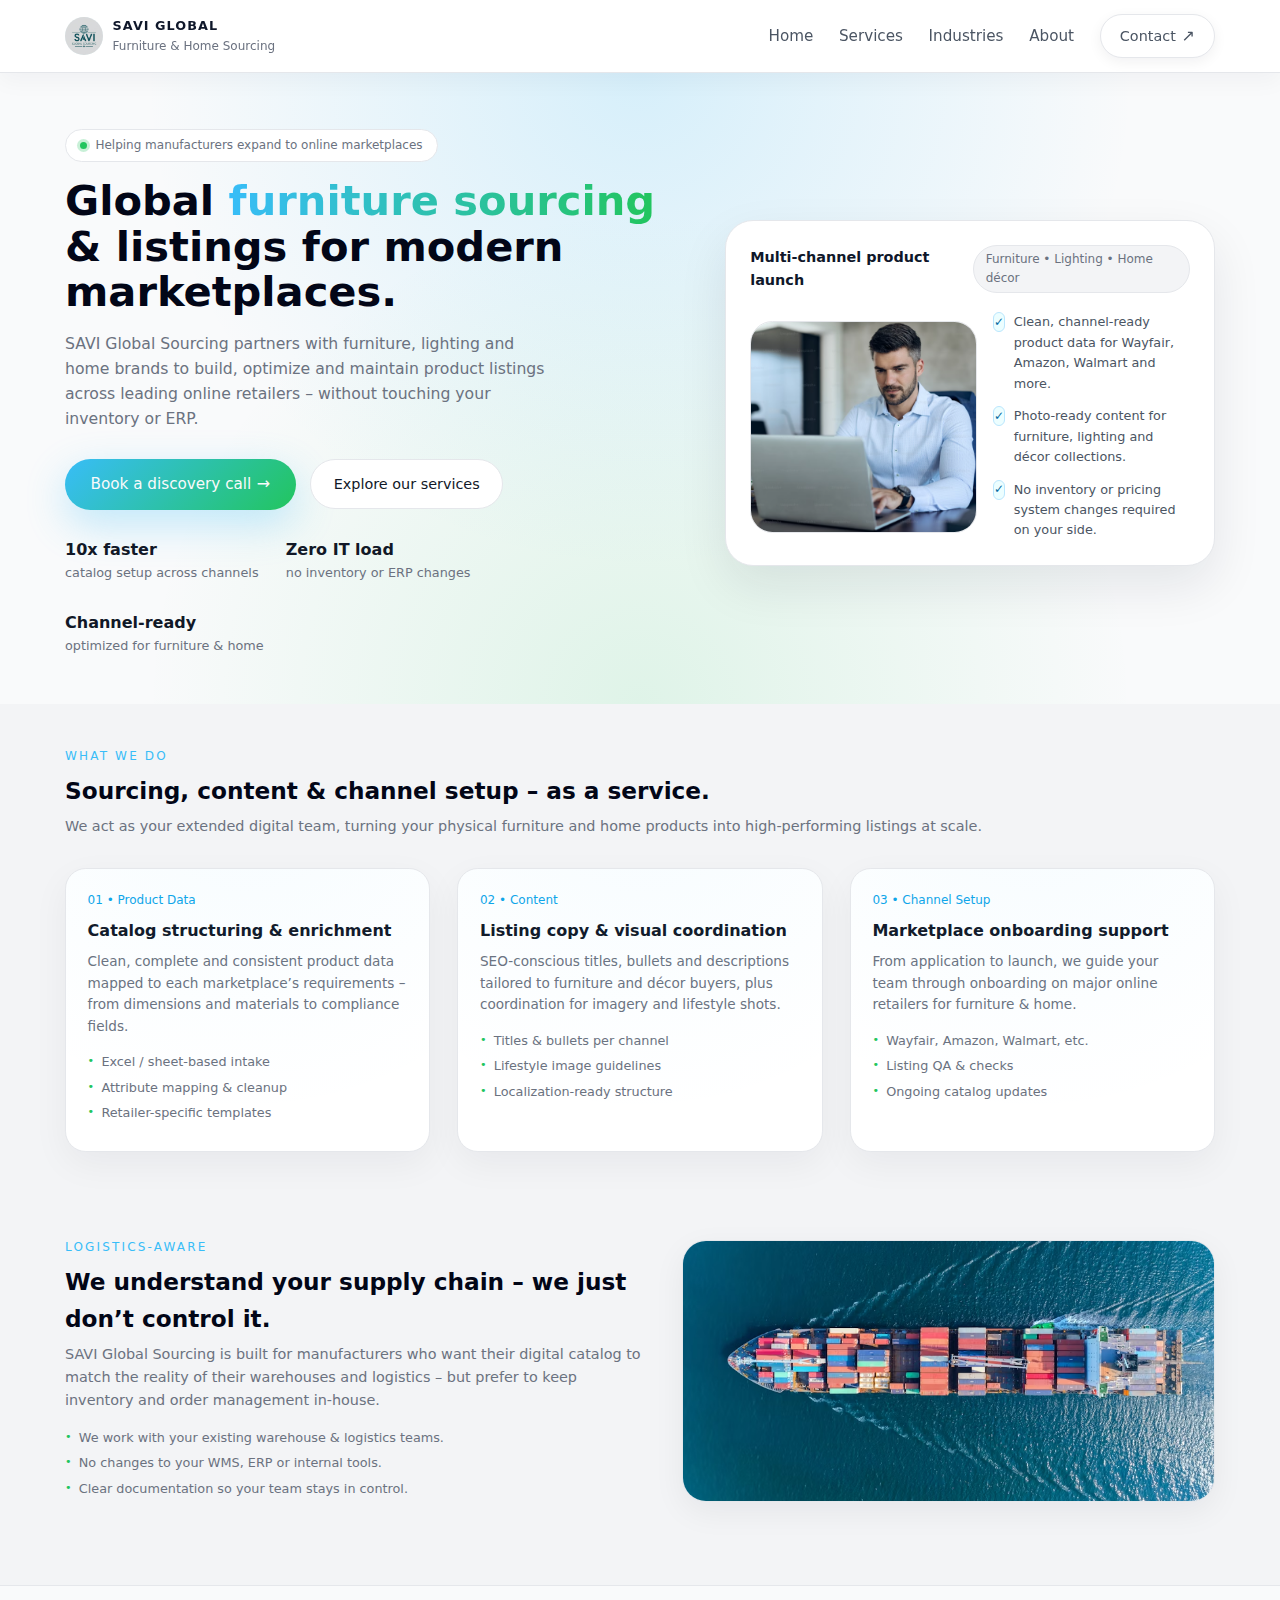
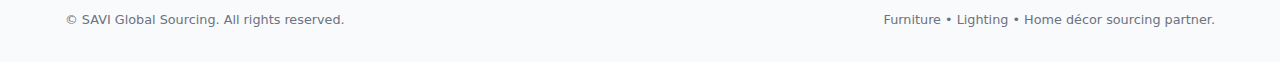
<file: index.html>
<!DOCTYPE html>
<html lang="en">
<head>
  <meta charset="UTF-8" />
  <title>SAVI Global Sourcing | Furniture & Home Marketplace Partner</title>
  <link rel="icon" type="image/png" href="images/savi-logo.jpeg" />
  <meta name="viewport" content="width=device-width, initial-scale=1" />
  <link rel="stylesheet" href="styles.css" />
</head>
<body>
<header>
  <div class="container navbar">
    <a href="index.html" class="logo">
      <div class="logo-icon"><img src="images/savi-logo.jpeg" style="border-radius: 50%;" alt=""></div>
      <div class="logo-text">
        <span>SAVI GLOBAL</span>
        <span>Furniture & Home Sourcing</span>
      </div>
    </a>
    <nav class="nav-links">
      <a href="index.html">Home</a>
      <a href="services.html">Services</a>
      <a href="industries.html">Industries</a>
      <a href="about.html">About</a>
      <a href="contact.html" class="nav-cta">Contact <span>↗</span></a>
    </nav>
  </div>
</header>

<main>
  <!-- Hero -->
  <section class="hero">
    <div class="container hero-grid">
      <div>
        <div class="badge">
          <span class="badge-dot"></span>
          Helping manufacturers expand to online marketplaces
        </div>
        <h1 class="hero-title">
          Global <span>furniture sourcing</span> & listings for modern marketplaces.
        </h1>
        <p class="hero-subtitle">
          SAVI Global Sourcing partners with furniture, lighting and home brands to
          build, optimize and maintain product listings across leading online retailers –
          without touching your inventory or ERP.
        </p>
        <div class="hero-actions">
          <a href="contact.html" class="btn-primary">
            Book a discovery call <span>→</span>
          </a>
          <a href="services.html" class="btn-secondary">
            Explore our services
          </a>
        </div>
        <div class="hero-metrics">
          <div class="hero-metric">
            <span>10x faster</span><br />catalog setup across channels
          </div>
          <div class="hero-metric">
            <span>Zero IT load</span><br />no inventory or ERP changes
          </div>
          <div class="hero-metric">
            <span>Channel-ready</span><br />optimized for furniture & home
          </div>
        </div>
      </div>

      <div class="hero-card">
        <div class="hero-card-top">
          <div class="hero-card-title">Multi-channel product launch</div>
          <div class="hero-card-tag">Furniture • Lighting • Home décor</div>
        </div>
        <div class="hero-card-grid">
          <div class="hero-card-main-img">
            <!-- Furniture warehouse / pallets image -->
            <img src="images/Main.png" alt="Furniture warehouse and logistics" />
          </div>
          <div class="hero-card-list">
            <div class="hero-card-list-item">
              <div class="hero-icon">✓</div>
              <div>Clean, channel-ready product data for Wayfair, Amazon, Walmart and more.</div>
            </div>
            <div class="hero-card-list-item">
              <div class="hero-icon">✓</div>
              <div>Photo-ready content for furniture, lighting and décor collections.</div>
            </div>
            <div class="hero-card-list-item">
              <div class="hero-icon">✓</div>
              <div>No inventory or pricing system changes required on your side.</div>
            </div>
          </div>
        </div>
      </div>
    </div>
  </section>

  <!-- Services preview -->
  <section class="section">
    <div class="container">
      <div class="section-header">
        <div class="section-kicker">What we do</div>
        <h2 class="section-title">Sourcing, content & channel setup – as a service.</h2>
        <p class="section-subtitle">
          We act as your extended digital team, turning your physical furniture and home products
          into high-performing listings at scale.
        </p>
      </div>

      <div class="grid-3">
        <div class="card">
          <div class="card-knot"></div>
          <div class="card-label">01 • Product Data</div>
          <h3 class="card-title">Catalog structuring & enrichment</h3>
          <p class="card-text">
            Clean, complete and consistent product data mapped to each marketplace’s
            requirements – from dimensions and materials to compliance fields.
          </p>
          <ul class="card-list">
            <li><span>•</span> Excel / sheet-based intake</li>
            <li><span>•</span> Attribute mapping & cleanup</li>
            <li><span>•</span> Retailer-specific templates</li>
          </ul>
        </div>

        <div class="card">
          <div class="card-knot"></div>
          <div class="card-label">02 • Content</div>
          <h3 class="card-title">Listing copy & visual coordination</h3>
          <p class="card-text">
            SEO-conscious titles, bullets and descriptions tailored to furniture and
            décor buyers, plus coordination for imagery and lifestyle shots.
          </p>
          <ul class="card-list">
            <li><span>•</span> Titles & bullets per channel</li>
            <li><span>•</span> Lifestyle image guidelines</li>
            <li><span>•</span> Localization-ready structure</li>
          </ul>
        </div>

        <div class="card">
          <div class="card-knot"></div>
          <div class="card-label">03 • Channel Setup</div>
          <h3 class="card-title">Marketplace onboarding support</h3>
          <p class="card-text">
            From application to launch, we guide your team through onboarding on
            major online retailers for furniture & home.
          </p>
          <ul class="card-list">
            <li><span>•</span> Wayfair, Amazon, Walmart, etc.</li>
            <li><span>•</span> Listing QA & checks</li>
            <li><span>•</span> Ongoing catalog updates</li>
          </ul>
        </div>
      </div>
    </div>
  </section>

  <!-- Logistics / imagery section -->
  <section class="section">
    <div class="container two-col">
      <div>
        <div class="section-kicker">Logistics-aware</div>
        <h2 class="section-title">We understand your supply chain – we just don’t control it.</h2>
        <p class="section-subtitle">
          SAVI Global Sourcing is built for manufacturers who want their digital catalog to match
          the reality of their warehouses and logistics – but prefer to keep inventory and order
          management in-house.
        </p>
        <ul class="card-list" style="margin-top: 1rem;">
          <li><span>•</span> We work with your existing warehouse & logistics teams.</li>
          <li><span>•</span> No changes to your WMS, ERP or internal tools.</li>
          <li><span>•</span> Clear documentation so your team stays in control.</li>
        </ul>
      </div>
      <div class="image-card">
        <!-- Logistics / trucks image -->
        <img src="images/logistics.png" alt="Logistics trucks and containers for furniture shipping" />
      </div>
    </div>
  </section>
</main>

<footer>
  <div class="container footer-inner">
    <div>© SAVI Global Sourcing. All rights reserved.</div>
    <div>Furniture • Lighting • Home décor sourcing partner.</div>
  </div>
</footer>
</body>
</html>
</file>
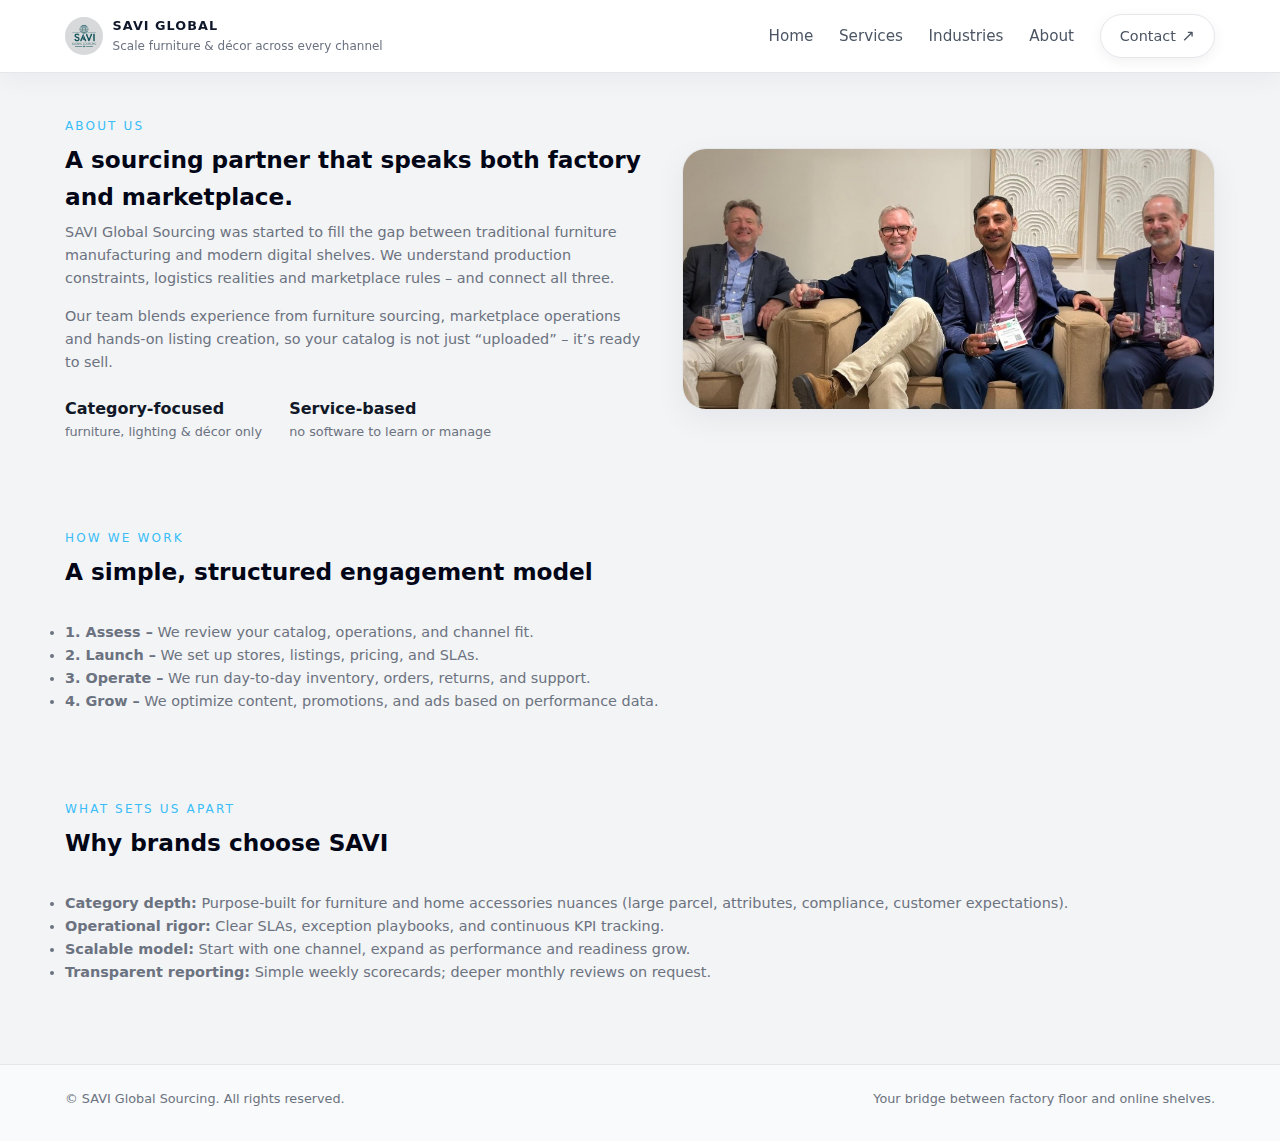
<file: About.html>
<!DOCTYPE html>
<html lang="en">
<head>
  <meta charset="UTF-8" />
  <title>About | SAVI Global Sourcing</title>
  <link rel="icon" type="image/png" href="images/savi-logo.jpeg" />
  <meta name="viewport" content="width=device-width, initial-scale=1" />
  <link rel="stylesheet" href="styles.css" />
</head>
<body>
<header>
  <div class="container navbar">
    <a href="index.html" class="logo">
      <div class="logo-icon"><img src="images/savi-logo.jpeg" style="border-radius: 50%;" alt=""></div>
      <div class="logo-text">
        <span>SAVI GLOBAL</span>
        <span>Scale furniture & décor across every channel</span>
      </div>
    </a>
    <nav class="nav-links">
      <a href="index.html">Home</a>
      <a href="services.html">Services</a>
      <a href="industries.html">Industries</a>
      <a href="About.html">About</a>
      <a href="contact.html" class="nav-cta">Contact <span>↗</span></a>
    </nav>
  </div>
</header>

<main>
  <section class="section">
    <div class="container two-col">
      <div>
        <div class="section-kicker">About us</div>
        <h1 class="section-title">A sourcing partner that speaks both factory and marketplace.</h1>
        <p class="section-subtitle">
          SAVI Global Sourcing was started to fill the gap between traditional furniture
          manufacturing and modern digital shelves. We understand production constraints,
          logistics realities and marketplace rules – and connect all three.
        </p>
        <p class="section-subtitle" style="margin-top: 0.9rem;">
          Our team blends experience from furniture sourcing, marketplace operations and
          hands-on listing creation, so your catalog is not just “uploaded” – it’s ready to sell.
        </p>
        <div class="hero-metrics" style="margin-top: 1.4rem;">
          <div class="hero-metric">
            <span>Category-focused</span><br />furniture, lighting & décor only
          </div>
          <div class="hero-metric">
            <span>Service-based</span><br />no software to learn or manage
          </div>
        </div>
      </div>
      <div class="image-card">
        <img src="images/About.jpeg" alt="Team meeting discussing logistics and sourcing" />
      </div>
    </div>
  </section>

  <!-- How We Work -->
  <section class="section">
    <div class="container">
      <div class="section-header">
        <div class="section-kicker">How We Work</div>
        <h2 class="section-title">A simple, structured engagement model</h2>
      </div>
      <ul class="section-subtitle">
        <li><strong>1. Assess –</strong> We review your catalog, operations, and channel fit.</li>
        <li><strong>2. Launch –</strong> We set up stores, listings, pricing, and SLAs.</li>
        <li><strong>3. Operate –</strong> We run day-to-day inventory, orders, returns, and support.</li>
        <li><strong>4. Grow –</strong> We optimize content, promotions, and ads based on performance data.</li>
      </ul>
    </div>
  </section>

  <!-- What Sets Us Apart -->
  <section class="section">
    <div class="container">
      <div class="section-header">
        <div class="section-kicker">What Sets Us Apart</div>
        <h2 class="section-title">Why brands choose SAVI</h2>
      </div>
      <ul class="section-subtitle">
        <li><strong>Category depth:</strong> Purpose-built for furniture and home accessories nuances (large parcel, attributes, compliance, customer expectations).</li>
        <li><strong>Operational rigor:</strong> Clear SLAs, exception playbooks, and continuous KPI tracking.</li>
        <li><strong>Scalable model:</strong> Start with one channel, expand as performance and readiness grow.</li>
        <li><strong>Transparent reporting:</strong> Simple weekly scorecards; deeper monthly reviews on request.</li>
      </ul>
    </div>
  </section>

</main>

<footer>
  <div class="container footer-inner">
    <div>© SAVI Global Sourcing. All rights reserved.</div>
    <div>Your bridge between factory floor and online shelves.</div>
  </div>
</footer>
</body>
</html>
</file>
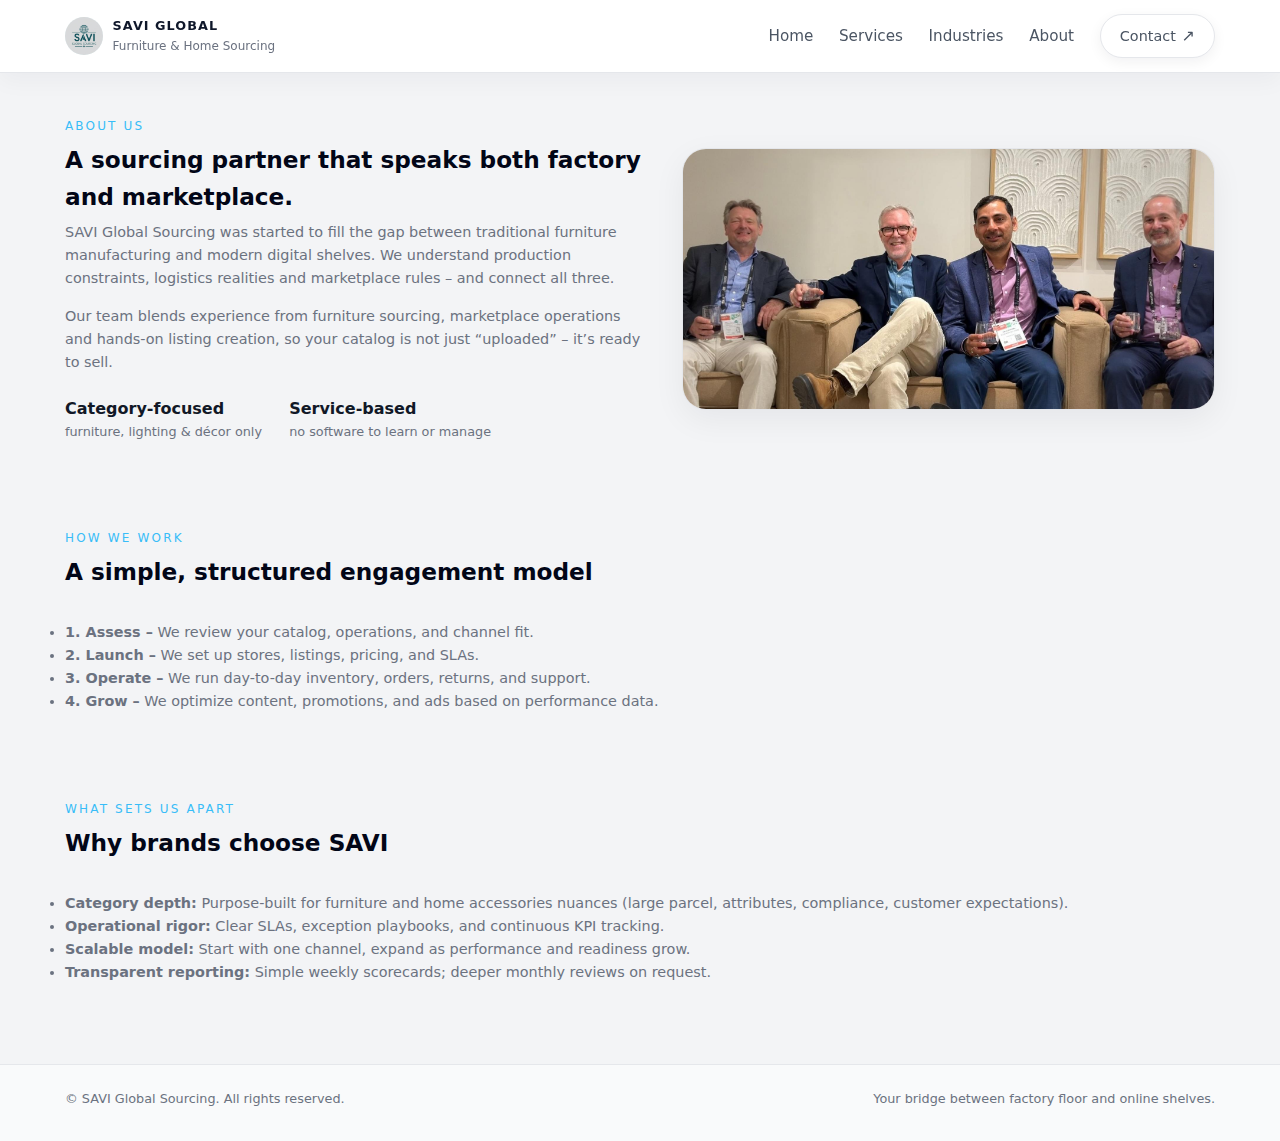
<file: About_updated.html>
<!DOCTYPE html>
<html lang="en">
<head>
  <meta charset="UTF-8" />
  <title>About | SAVI Global Sourcing</title>
  <link rel="icon" type="image/png" href="images/savi-logo.jpeg" />
  <meta name="viewport" content="width=device-width, initial-scale=1" />
  <link rel="stylesheet" href="styles.css" />
</head>
<body>
<header>
  <div class="container navbar">
    <a href="index.html" class="logo">
      <div class="logo-icon"><img src="images/savi-logo.jpeg" style="border-radius: 50%;" alt=""></div>
      <div class="logo-text">
        <span>SAVI GLOBAL</span>
        <span>Furniture & Home Sourcing</span>
      </div>
    </a>
    <nav class="nav-links">
      <a href="index.html">Home</a>
      <a href="services.html">Services</a>
      <a href="industries.html">Industries</a>
      <a href="about.html">About</a>
      <a href="contact.html" class="nav-cta">Contact <span>↗</span></a>
    </nav>
  </div>
</header>

<main>
  <section class="section">
    <div class="container two-col">
      <div>
        <div class="section-kicker">About us</div>
        <h1 class="section-title">A sourcing partner that speaks both factory and marketplace.</h1>
        <p class="section-subtitle">
          SAVI Global Sourcing was started to fill the gap between traditional furniture
          manufacturing and modern digital shelves. We understand production constraints,
          logistics realities and marketplace rules – and connect all three.
        </p>
        <p class="section-subtitle" style="margin-top: 0.9rem;">
          Our team blends experience from furniture sourcing, marketplace operations and
          hands-on listing creation, so your catalog is not just “uploaded” – it’s ready to sell.
        </p>
        <div class="hero-metrics" style="margin-top: 1.4rem;">
          <div class="hero-metric">
            <span>Category-focused</span><br />furniture, lighting & décor only
          </div>
          <div class="hero-metric">
            <span>Service-based</span><br />no software to learn or manage
          </div>
        </div>
      </div>
      <div class="image-card">
        <img src="images/About.jpeg" alt="Team meeting discussing logistics and sourcing" />
      </div>
    </div>
  </section>

  <!-- How We Work -->
  <section class="section">
    <div class="container">
      <div class="section-header">
        <div class="section-kicker">How We Work</div>
        <h2 class="section-title">A simple, structured engagement model</h2>
      </div>
      <ul class="section-subtitle">
        <li><strong>1. Assess –</strong> We review your catalog, operations, and channel fit.</li>
        <li><strong>2. Launch –</strong> We set up stores, listings, pricing, and SLAs.</li>
        <li><strong>3. Operate –</strong> We run day-to-day inventory, orders, returns, and support.</li>
        <li><strong>4. Grow –</strong> We optimize content, promotions, and ads based on performance data.</li>
      </ul>
    </div>
  </section>

  <!-- What Sets Us Apart -->
  <section class="section">
    <div class="container">
      <div class="section-header">
        <div class="section-kicker">What Sets Us Apart</div>
        <h2 class="section-title">Why brands choose SAVI</h2>
      </div>
      <ul class="section-subtitle">
        <li><strong>Category depth:</strong> Purpose-built for furniture and home accessories nuances (large parcel, attributes, compliance, customer expectations).</li>
        <li><strong>Operational rigor:</strong> Clear SLAs, exception playbooks, and continuous KPI tracking.</li>
        <li><strong>Scalable model:</strong> Start with one channel, expand as performance and readiness grow.</li>
        <li><strong>Transparent reporting:</strong> Simple weekly scorecards; deeper monthly reviews on request.</li>
      </ul>
    </div>
  </section>

</main>

<footer>
  <div class="container footer-inner">
    <div>© SAVI Global Sourcing. All rights reserved.</div>
    <div>Your bridge between factory floor and online shelves.</div>
  </div>
</footer>
</body>
</html>
</file>
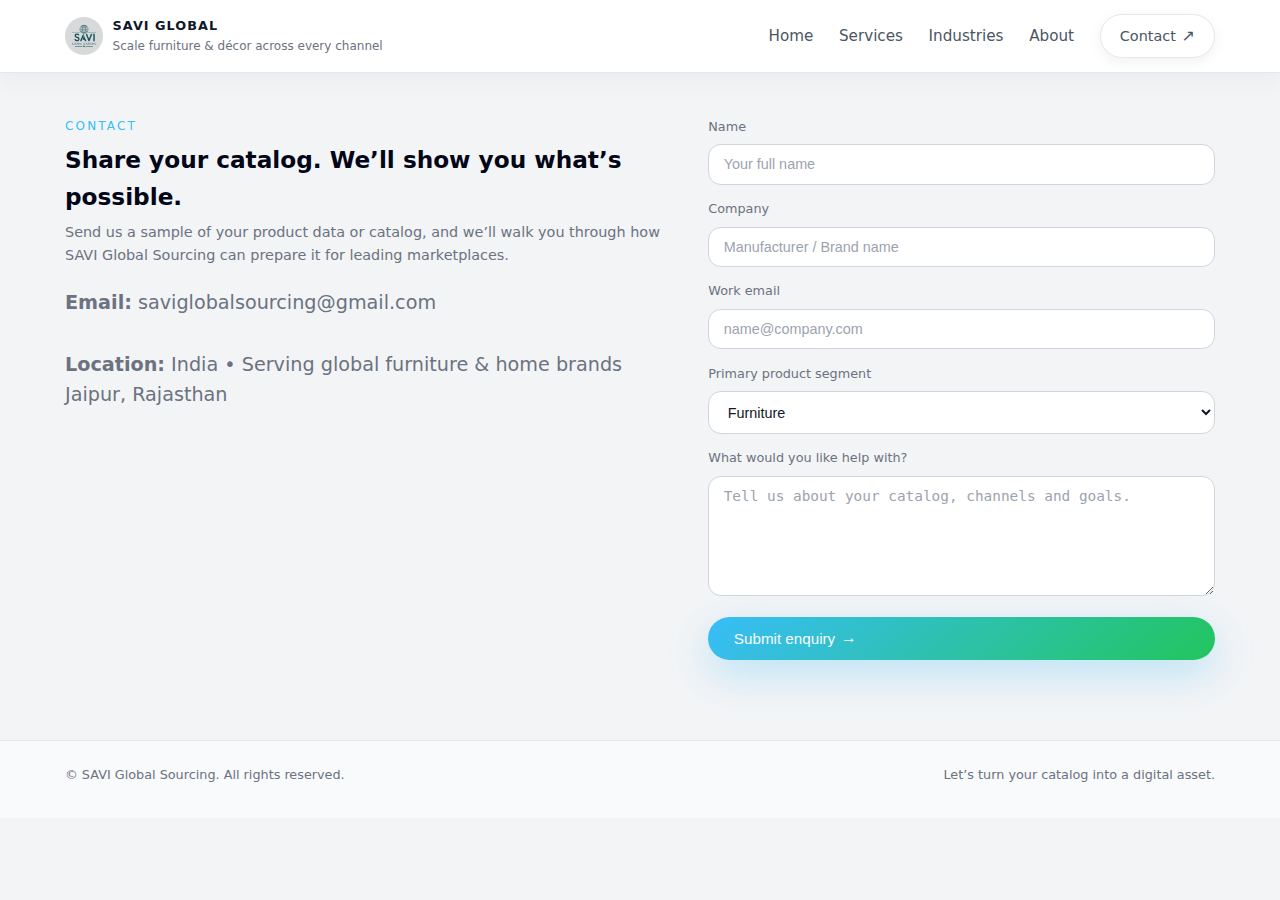
<file: contact.html>
<!DOCTYPE html>
<html lang="en">
<head>
  <meta charset="UTF-8" />
  <title>Contact | SAVI Global Sourcing</title>
  <link rel="icon" type="image/png" href="images/savi-logo.jpeg" />
  <meta name="viewport" content="width=device-width, initial-scale=1" />
  <link rel="stylesheet" href="styles.css" />
</head>
<body>
<header>
  <div class="container navbar">
    <a href="index.html" class="logo">
        <div class="logo-icon"><img src="images/savi-logo.jpeg" style="border-radius: 50%;" alt=""></div>
      <div class="logo-text">
        <span>SAVI GLOBAL</span>
        <span>Scale furniture & décor across every channel</span>
      </div>
    </a>
    <nav class="nav-links">
      <a href="index.html">Home</a>
      <a href="services.html">Services</a>
      <a href="industries.html">Industries</a>
      <a href="About.html">About</a>
      <a href="contact.html" class="nav-cta">Contact <span>↗</span></a>
    </nav>
  </div>
</header>

<main>
  <section class="section">
    <div class="container contact-grid">
      <div>
        <div class="section-kicker">Contact</div>
        <h1 class="section-title">Share your catalog. We’ll show you what’s possible.</h1>
        <p class="section-subtitle">
          Send us a sample of your product data or catalog, and we’ll walk you through
          how SAVI Global Sourcing can prepare it for leading marketplaces.
        </p>
        <div style="margin-top: 1.3rem;">
          <p class="section-subtitle " style="font-size: larger;">
            <strong>Email:</strong> saviglobalsourcing@gmail.com<br /> <br>
            <strong>Location:</strong> India • Serving global furniture & home brands
            <br/> Jaipur, Rajasthan

          </p>
        </div>
      </div>

      <div>
        <form class="contact-form" action="https://api.web3forms.com/submit" method="post">
          <input type="hidden" name="access_key" value="7547ba5a-9cd9-4f75-b4e1-0005a96af78d">

          <div class="form-row">
            <label for="name">Name</label>
            <input id="name" name="name" type="text" placeholder="Your full name" />
          </div>
          <div class="form-row">
            <label for="company">Company</label>
            <input id="company" name="company" type="text" placeholder="Manufacturer / Brand name" />
          </div>
          <div class="form-row">
            <label for="email">Work email</label>
            <input id="email" name="email" type="email" placeholder="name@company.com" />
          </div>
          <div class="form-row">
            <label for="segment">Primary product segment</label>
            <select id="segment" name="segment">
              <option>Furniture</option>
              <option>Lighting</option>
              <option>Home décor</option>
              <option>Mixed catalog</option>
            </select>
          </div>
          <div class="form-row">
            <label for="message">What would you like help with?</label>
            <textarea id="message" name="message" placeholder="Tell us about your catalog, channels and goals."></textarea>
          </div>
          <button type="submit" class="btn-primary" style="margin-top: 0.4rem;">
            Submit enquiry <span>→</span>
          </button>
        </form>
      </div>
    </div>
  </section>
</main>

<footer>
  <div class="container footer-inner">
    <div>© SAVI Global Sourcing. All rights reserved.</div>
    <div>Let’s turn your catalog into a digital asset.</div>
  </div>
</footer>
</body>
</html>
</file>
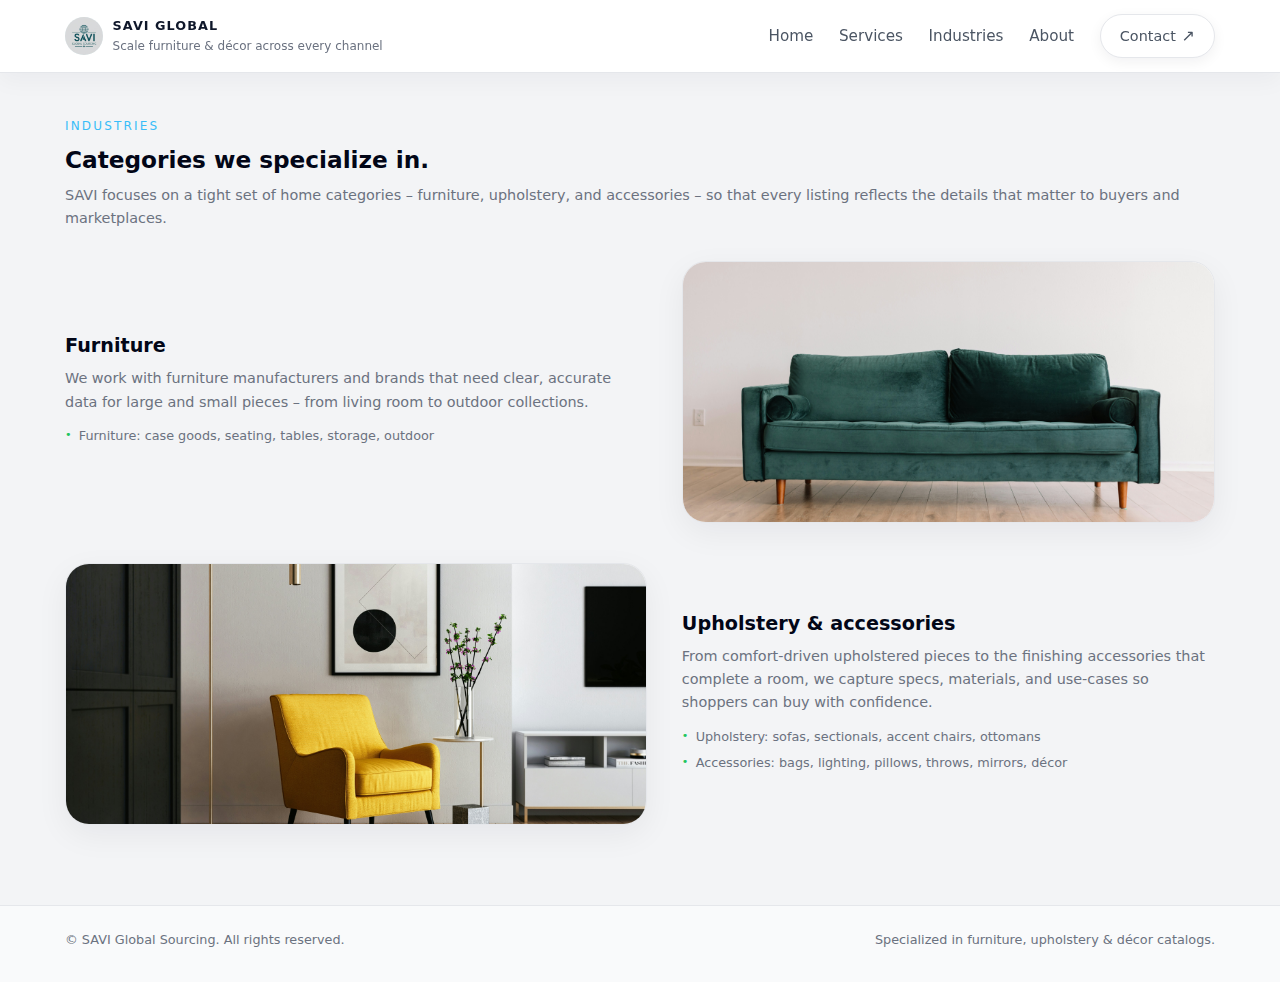
<file: industries.html>
<!DOCTYPE html>
<html lang="en">
<head>
  <meta charset="UTF-8" />
  <title>Industries | SAVI Global Sourcing</title>
  <link rel="icon" type="image/png" href="images/savi-logo.jpeg" />
  <meta name="viewport" content="width=device-width, initial-scale=1" />
  <link rel="stylesheet" href="styles.css" />
</head>
<body>
<header>
  <div class="container navbar">
    <a href="index.html" class="logo">
        <div class="logo-icon"><img src="images/savi-logo.jpeg" style="border-radius: 50%;" alt=""></div>
      <div class="logo-text">
        <span>SAVI GLOBAL</span>
        <span>Scale furniture & décor across every channel</span>
      </div>
    </a>
    <nav class="nav-links">
      <a href="index.html">Home</a>
      <a href="services.html">Services</a>
      <a href="industries.html">Industries</a>
      <a href="About.html">About</a>
      <a href="contact.html" class="nav-cta">Contact <span>↗</span></a>
    </nav>
  </div>
</header>

<main>
  <section class="section">
    <div class="container">
      <div class="section-header">
        <div class="section-kicker">Industries</div>
        <h1 class="section-title">Categories we specialize in.</h1>
        <p class="section-subtitle">
          SAVI focuses on a tight set of home categories – furniture, upholstery, and accessories –
          so that every listing reflects the details that matter to buyers and marketplaces.
        </p>
      </div>

      <!-- Furniture -->
      <div class="two-col" style="margin-bottom: 2.5rem;">
        <div>
          <h2 class="section-title" style="font-size: 1.2rem;">Furniture</h2>
          <p class="section-subtitle">
            We work with furniture manufacturers and brands that need clear, accurate data for
            large and small pieces – from living room to outdoor collections.
          </p>
          <ul class="card-list" style="margin-top: 0.8rem;">
            <li><span>•</span> Furniture: case goods, seating, tables, storage, outdoor</li>
          </ul>
        </div>
        <div class="image-card">
          <img src="images/furniture.jpg" alt="Living room furniture setup" />
        </div>
      </div>

      <!-- Upholstery & Accessories -->
      <div class="two-col">
        <div class="image-card">
          <img src="images/furniture2.jpg" alt="Decorative lighting and accessories" />
        </div>
        <div>
          <h2 class="section-title" style="font-size: 1.2rem;">Upholstery & accessories</h2>
          <p class="section-subtitle">
            From comfort-driven upholstered pieces to the finishing accessories that complete a room,
            we capture specs, materials, and use-cases so shoppers can buy with confidence.
          </p>
          <ul class="card-list" style="margin-top: 0.8rem;">
            <li><span>•</span> Upholstery: sofas, sectionals, accent chairs, ottomans</li>
            <li><span>•</span> Accessories: bags, lighting, pillows, throws, mirrors, décor</li>
          </ul>
        </div>
      </div>
    </div>
  </section>
</main>

<footer>
  <div class="container footer-inner">
    <div>© SAVI Global Sourcing. All rights reserved.</div>
    <div>Specialized in furniture, upholstery & décor catalogs.</div>
  </div>
</footer>
</body>
</html>
</file>
<file: styles.css>
/* =========================
   Base & Layout
   ========================= */

* {
  margin: 0;
  padding: 0;
  box-sizing: border-box;
}

body {
  background: #f3f4f6; /* light grey */
  color: #111827;
  line-height: 1.6;
  font-family: system-ui, -apple-system, BlinkMacSystemFont, "Segoe UI", sans-serif;
}

a {
  text-decoration: none;
  color: inherit;
}

img {
  max-width: 100%;
  display: block;
}

.container {
  width: 90%;
  max-width: 1150px;
  margin: 0 auto;
}

/* =========================
   Header / Navbar
   ========================= */

header {
  background: #ffffff;
  border-bottom: 1px solid #e5e7eb;
  position: sticky;
  top: 0;
  z-index: 50;
  box-shadow: 0 8px 22px rgba(15, 23, 42, 0.04);
}

.navbar {
  display: flex;
  align-items: center;
  justify-content: space-between;
  padding: 0.9rem 0;
}

.logo {
  display: flex;
  align-items: center;
  gap: 0.6rem;
}

.logo-icon {
  width: 38px;
  height: 38px;
  border-radius: 999px;
  /* border: 2px solid #38bdf8; */
  display: flex;
  align-items: center;
  justify-content: center;
  font-weight: 700;
  font-size: 1.1rem;
  color: #0f172a;
  background: #ecfeff;
}

.logo-text {
  display: flex;
  flex-direction: column;
}

.logo-text span:first-child {
  font-weight: 700;
  letter-spacing: 0.08em;
  font-size: 0.8rem;
  text-transform: uppercase;
  color: #0f172a;
}

.logo-text span:last-child {
  font-size: 0.75rem;
  color: #6b7280;
}

.nav-links {
  display: flex;
  align-items: center;
  gap: 1.6rem;
  font-size: 0.95rem;
}

.nav-links a {
  color: #4b5563;
  position: relative;
}

.nav-links a::after {
  content: "";
  position: absolute;
  left: 0;
  bottom: -4px;
  width: 0;
  height: 2px;
  background: linear-gradient(90deg, #38bdf8, #22c55e);
  transition: width 0.2s ease;
}

.nav-links a:hover::after {
  width: 100%;
}

.nav-cta {
  padding: 0.5rem 1.2rem;
  border-radius: 999px;
  border: 1px solid #e5e7eb;
  font-size: 0.9rem;
  color: #0f172a;
  background: #ffffff;
  display: inline-flex;
  align-items: center;
  gap: 0.35rem;
  box-shadow: 0 4px 14px rgba(15, 23, 42, 0.06);
}

.nav-cta span {
  font-size: 1rem;
}

/* =========================
   Hero Section
   ========================= */

.hero {
  padding: 3.5rem 0 3rem;
  background:
    radial-gradient(circle at top, rgba(56, 189, 248, 0.18), transparent 55%),
    radial-gradient(circle at bottom, rgba(34, 197, 94, 0.12), transparent 55%),
    #f9fafb;
}

.hero-grid {
  display: grid;
  grid-template-columns: minmax(0, 3fr) minmax(0, 2.4fr);
  gap: 3rem;
  align-items: center;
}

.badge {
  display: inline-flex;
  align-items: center;
  gap: 0.5rem;
  font-size: 0.75rem;
  padding: 0.35rem 0.9rem;
  border-radius: 999px;
  border: 1px solid #e5e7eb;
  color: #6b7280;
  background: #ffffff;
  margin-bottom: 1rem;
}

.badge-dot {
  width: 7px;
  height: 7px;
  border-radius: 999px;
  background: #22c55e;
  box-shadow: 0 0 0 3px rgba(34, 197, 94, 0.25);
}

.hero-title {
  font-size: 2.6rem;
  line-height: 1.1;
  margin-bottom: 1rem;
  color: #020617;
}

.hero-title span {
  background: linear-gradient(90deg, #38bdf8, #22c55e);
  -webkit-background-clip: text;
  color: transparent;
}

.hero-subtitle {
  font-size: 0.98rem;
  color: #6b7280;
  max-width: 480px;
  margin-bottom: 1.7rem;
}

.hero-actions {
  display: flex;
  flex-wrap: wrap;
  gap: 0.9rem;
  align-items: center;
  margin-bottom: 1.7rem;
}

/* Buttons */

.btn-primary {
  padding: 0.8rem 1.6rem;
  border-radius: 999px;
  border: none;
  outline: none;
  cursor: pointer;
  font-size: 0.95rem;
  font-weight: 500;
  background: linear-gradient(135deg, #38bdf8, #22c55e);
  color: #f9fafb;
  display: inline-flex;
  align-items: center;
  gap: 0.35rem;
  box-shadow: 0 14px 40px rgba(56, 189, 248, 0.3);
}

.btn-secondary {
  padding: 0.8rem 1.4rem;
  border-radius: 999px;
  border: 1px solid #e5e7eb;
  background: #ffffff;
  cursor: pointer;
  font-size: 0.9rem;
  color: #111827;
  display: inline-flex;
  align-items: center;
  gap: 0.35rem;
}

.btn-primary span,
.btn-secondary span {
  font-size: 1rem;
}

.hero-metrics {
  display: flex;
  flex-wrap: wrap;
  gap: 1.7rem;
  font-size: 0.8rem;
  color: #6b7280;
}

.hero-metric span {
  color: #111827;
  font-weight: 600;
  font-size: 1rem;
}

/* =========================
   Hero Side Card
   ========================= */

.hero-card {
  background: #ffffff;
  border-radius: 1.75rem;
  padding: 1.5rem;
  border: 1px solid #e5e7eb;
  box-shadow: 0 20px 50px rgba(15, 23, 42, 0.09);
}

.hero-card-top {
  display: flex;
  justify-content: space-between;
  align-items: center;
  margin-bottom: 1.2rem;
}

.hero-card-title {
  font-size: 0.9rem;
  color: #0f172a;
  font-weight: 600;
}

.hero-card-tag {
  font-size: 0.75rem;
  padding: 0.25rem 0.7rem;
  border-radius: 999px;
  background: #f3f4f6;
  border: 1px solid #e5e7eb;
  color: #6b7280;
}

.hero-card-grid {
  display: grid;
  grid-template-columns: 1.15fr 1fr;
  gap: 1rem;
  align-items: center;
}

.hero-card-main-img {
  border-radius: 1.4rem;
  overflow: hidden;
  border: 1px solid #e5e7eb;
}

.hero-card-main-img img {
  width: 100%;
  height: 210px;
  object-fit: cover;
}

.hero-card-list {
  font-size: 0.8rem;
  color: #4b5563;
  display: grid;
  gap: 0.75rem;
}

.hero-card-list-item {
  display: flex;
  align-items: flex-start;
  gap: 0.55rem;
}

.hero-icon {
  width: 20px;
  height: 20px;
  border-radius: 999px;
  background: #ecfeff;
  border: 1px solid #bae6fd;
  display: flex;
  align-items: center;
  justify-content: center;
  font-size: 0.75rem;
  color: #0369a1;
}

/* =========================
   Sections / Titles
   ========================= */

.section {
  padding: 2.7rem 0;
}

.section-header {
  margin-bottom: 1.9rem;
}

.section-kicker {
  font-size: 0.75rem;
  text-transform: uppercase;
  letter-spacing: 0.18em;
  color: #38bdf8;
  margin-bottom: 0.35rem;
}

.section-title {
  font-size: 1.45rem;
  color: #020617;
  margin-bottom: 0.35rem;
}

.section-subtitle {
  font-size: 0.9rem;
  color: #6b7280;
}

/* =========================
   Cards & Grids
   ========================= */

.grid-3 {
  display: grid;
  grid-template-columns: repeat(3, minmax(0, 1fr));
  gap: 1.7rem;
}

.card {
  background: #ffffff;
  border-radius: 1.3rem;
  padding: 1.35rem;
  border: 1px solid #e5e7eb;
  position: relative;
  overflow: hidden;
  box-shadow: 0 12px 36px rgba(15, 23, 42, 0.05);
}

.card-knot {
  position: absolute;
  inset: -40%;
  background: radial-gradient(circle at top, rgba(56, 189, 248, 0.12), transparent 60%);
  opacity: 0.4;
  pointer-events: none;
}

.card-label {
  font-size: 0.75rem;
  color: #0ea5e9;
  margin-bottom: 0.5rem;
  font-weight: 500;
}

.card-title {
  font-size: 1rem;
  color: #111827;
  margin-bottom: 0.45rem;
}

.card-text {
  font-size: 0.85rem;
  color: #6b7280;
  margin-bottom: 0.9rem;
}

.card-list {
  list-style: none;
  font-size: 0.8rem;
  color: #6b7280;
}

.card-list li {
  margin-bottom: 0.32rem;
  display: flex;
  gap: 0.45rem;
}

.card-list span {
  font-size: 0.7rem;
  color: #22c55e;
}

/* =========================
   Two Column Layouts
   ========================= */

.two-col {
  display: grid;
  grid-template-columns: minmax(0, 1.2fr) minmax(0, 1.1fr);
  gap: 2.2rem;
  align-items: center;
}

.image-card {
  border-radius: 1.5rem;
  overflow: hidden;
  border: 1px solid #e5e7eb;
  background: #ffffff;
  box-shadow: 0 10px 32px rgba(15, 23, 42, 0.06);
}

.image-card img {
  width: 100%;
  height: 260px;
  object-fit: cover;
}

/* =========================
   Contact / Form
   ========================= */

.contact-grid {
  display: grid;
  grid-template-columns: minmax(0, 1.2fr) minmax(0, 1fr);
  gap: 2.2rem;
}

.contact-form {
  display: grid;
  gap: 0.9rem;
}

.form-row {
  display: grid;
  gap: 0.45rem;
}

label {
  font-size: 0.8rem;
  color: #6b7280;
}

input,
textarea,
select {
  background: #ffffff;
  border-radius: 0.8rem;
  border: 1px solid #d1d5db;
  padding: 0.7rem 0.9rem;
  color: #111827;
  font-size: 0.9rem;
  outline: none;
}

textarea {
  min-height: 120px;
  resize: vertical;
}

input::placeholder,
textarea::placeholder {
  color: #9ca3af;
}

input:focus,
textarea:focus,
select:focus {
  border-color: #38bdf8;
  box-shadow: 0 0 0 1px rgba(56, 189, 248, 0.45);
}

/* =========================
   Footer
   ========================= */

footer {
  border-top: 1px solid #e5e7eb;
  padding: 1.5rem 0 2rem;
  margin-top: 2.3rem;
  font-size: 0.8rem;
  color: #6b7280;
  background: #f9fafb;
}

.footer-inner {
  display: flex;
  flex-wrap: wrap;
  align-items: center;
  justify-content: space-between;
  gap: 1rem;
}

/* =========================
   Responsive
   ========================= */

@media (max-width: 900px) {
  .navbar {
    flex-direction: column;
    align-items: flex-start;
    gap: 0.75rem;
  }

  .nav-links {
    flex-wrap: wrap;
    gap: 1rem;
  }

  .hero {
    padding-top: 2.3rem;
  }

  .hero-grid,
  .hero-card-grid,
  .two-col,
  .grid-3,
  .contact-grid {
    grid-template-columns: minmax(0, 1fr);
  }

  .hero-title {
    font-size: 2.2rem;
  }
}
.card-img {
  width: 100%;
  height: 140px;
  object-fit: cover;
  border-radius: 0.9rem;
  margin-bottom: 0.8rem;
  border: 1px solid #e5e7eb;
}


@media (max-width: 640px) {
  .hero-metrics {
    gap: 1rem;
  }

  .grid-3 {
    gap: 1.3rem;
  }
}
</file>
